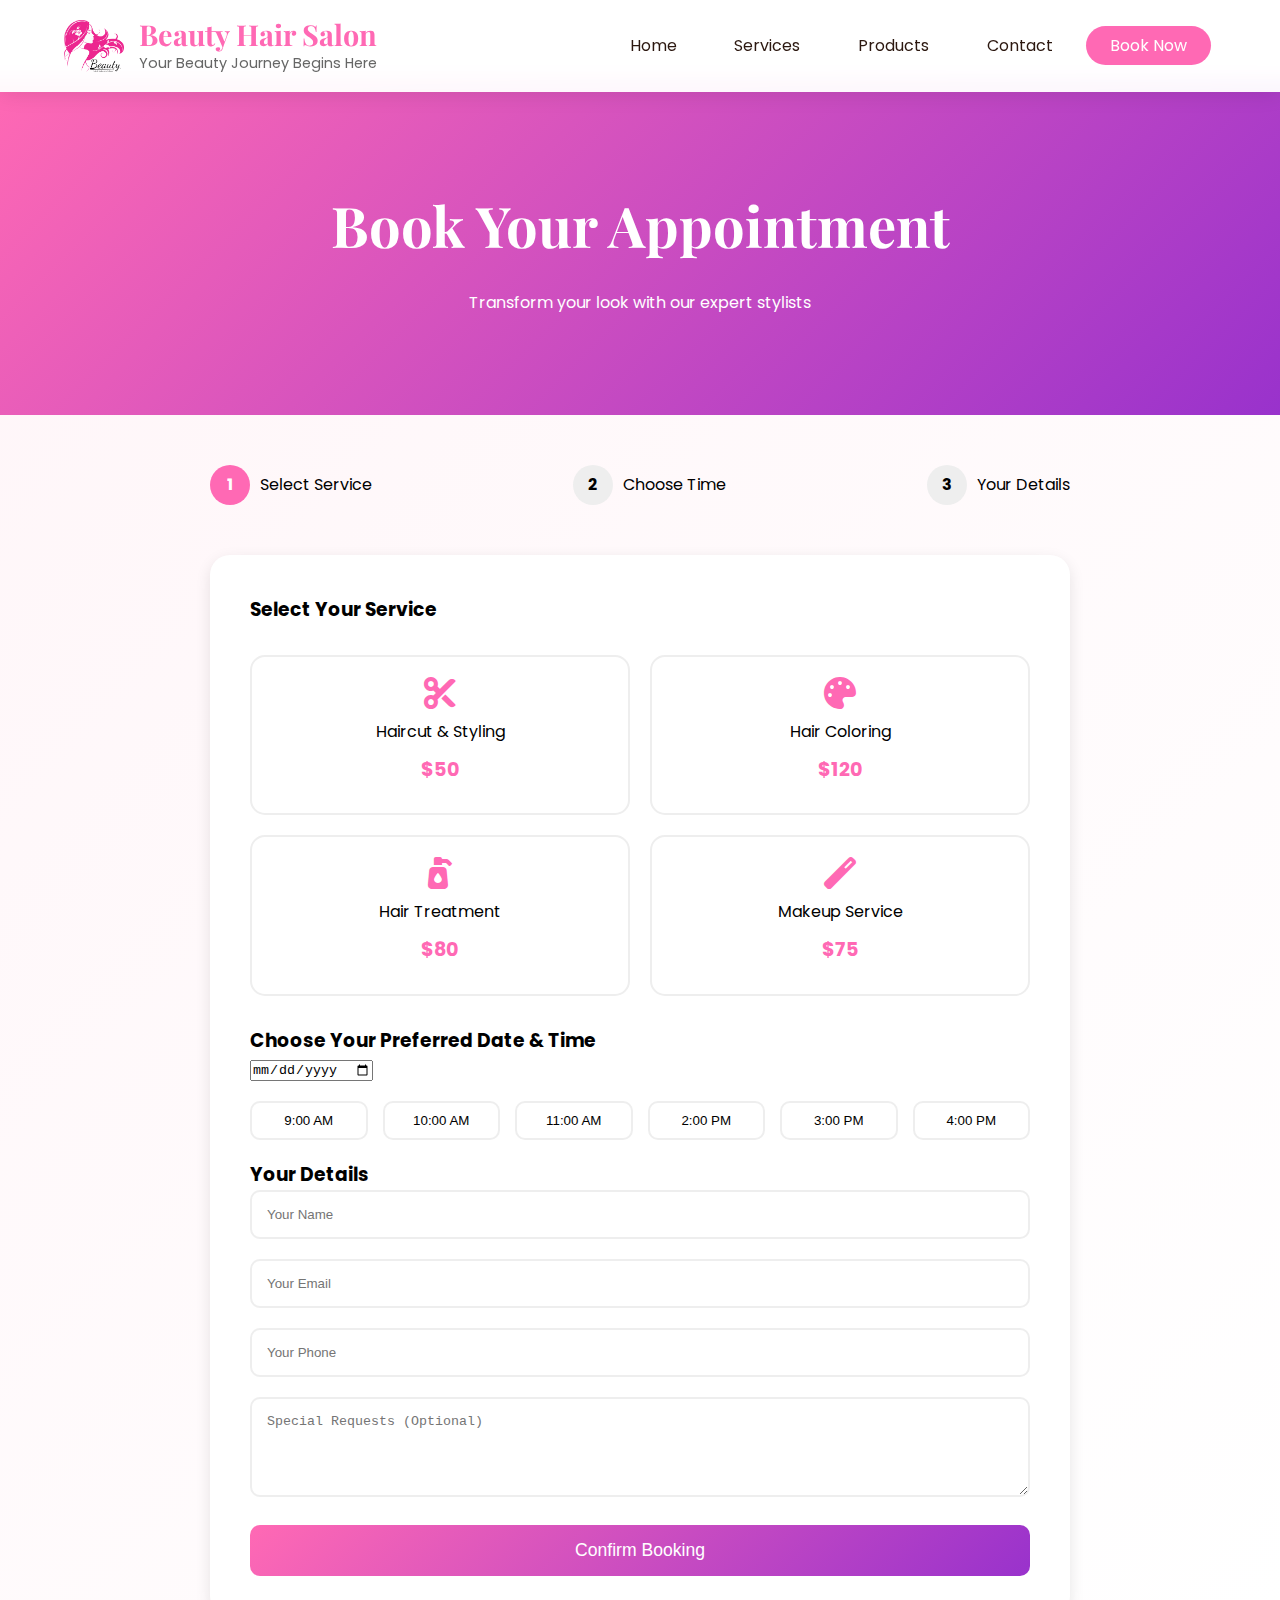
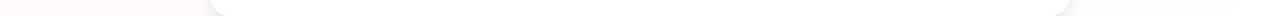
<file: book-appointment.html>
<!DOCTYPE html>
<html lang="en">
<head>
    <meta charset="UTF-8">
    <meta name="viewport" content="width=device-width, initial-scale=1.0">
    <title>Book Appointment - Beauty Hair Salon</title>
    <link rel="stylesheet" href="styles.css">
    <link rel="stylesheet" href="booking.css">
    <link href="https://fonts.googleapis.com/css2?family=Playfair+Display:wght@400;700&family=Poppins:wght@300;400;500;600&display=swap" rel="stylesheet">
    <link rel="stylesheet" href="https://cdnjs.cloudflare.com/ajax/libs/font-awesome/6.0.0/css/all.min.css">
</head>
<body>
    <header>
        <!-- Update the navigation links in header -->
        <!-- Update the navigation links in header -->
        <nav>
            <div class="logo">
                <img src="images/logo.png" alt="Beauty Hair Salon Logo">
                <div class="logo-text">
                    <span class="brand-name">Beauty Hair Salon</span>
                    <span class="tagline">Your Beauty Journey Begins Here</span>
                </div>
            </div>
            <ul>
                <li><a href="index.html" class="active">Home</a></li>
                <li><a href="services.html">Services</a></li>
                <li><a href="products.html">Products</a></li>
                <li><a href="contact.html">Contact</a></li>
                <li><a href="book-appointment.html" class="book-now">Book Now</a></li>
            </ul>
        </nav>
    </header>

    <main class="booking-page">
        <div class="booking-hero">
            <h1>Book Your Appointment</h1>
            <p>Transform your look with our expert stylists</p>
        </div>

        <div class="booking-container">
            <div class="booking-steps">
                <div class="step active">
                    <span class="step-number">1</span>
                    <span class="step-text">Select Service</span>
                </div>
                <div class="step">
                    <span class="step-number">2</span>
                    <span class="step-text">Choose Time</span>
                </div>
                <div class="step">
                    <span class="step-number">3</span>
                    <span class="step-text">Your Details</span>
                </div>
            </div>

            <form class="booking-form">
                <div class="service-selection">
                    <h3>Select Your Service</h3>
                    <div class="service-options">
                        <div class="service-option">
                            <input type="radio" name="service" id="haircut" value="haircut">
                            <label for="haircut">
                                <i class="fas fa-cut"></i>
                                <span>Haircut & Styling</span>
                                <span class="price">$50</span>
                            </label>
                        </div>
                        <div class="service-option">
                            <input type="radio" name="service" id="coloring" value="coloring">
                            <label for="coloring">
                                <i class="fas fa-palette"></i>
                                <span>Hair Coloring</span>
                                <span class="price">$120</span>
                            </label>
                        </div>
                        <div class="service-option">
                            <input type="radio" name="service" id="treatment" value="treatment">
                            <label for="treatment">
                                <i class="fas fa-pump-soap"></i>
                                <span>Hair Treatment</span>
                                <span class="price">$80</span>
                            </label>
                        </div>
                        <div class="service-option">
                            <input type="radio" name="service" id="makeup" value="makeup">
                            <label for="makeup">
                                <i class="fas fa-magic"></i>
                                <span>Makeup Service</span>
                                <span class="price">$75</span>
                            </label>
                        </div>
                    </div>

                    <div class="datetime-selection">
                        <h3>Choose Your Preferred Date & Time</h3>
                        <div class="date-picker">
                            <input type="date" required>
                        </div>
                        <div class="time-slots">
                            <button type="button" class="time-slot">9:00 AM</button>
                            <button type="button" class="time-slot">10:00 AM</button>
                            <button type="button" class="time-slot">11:00 AM</button>
                            <button type="button" class="time-slot">2:00 PM</button>
                            <button type="button" class="time-slot">3:00 PM</button>
                            <button type="button" class="time-slot">4:00 PM</button>
                        </div>
                    </div>

                    <div class="personal-details">
                        <h3>Your Details</h3>
                        <div class="form-group">
                            <input type="text" placeholder="Your Name" required>
                        </div>
                        <div class="form-group">
                            <input type="email" placeholder="Your Email" required>
                        </div>
                        <div class="form-group">
                            <input type="tel" placeholder="Your Phone" required>
                        </div>
                        <div class="form-group">
                            <textarea placeholder="Special Requests (Optional)"></textarea>
                        </div>
                    </div>

                    <button type="submit" class="submit-booking">Confirm Booking</button>
                </div>
            </form>
        </div>
    </main>

    <!-- Add these before closing body tag -->
    <script src="js/config.js"></script>
    <script src="js/api.js"></script>
    <script src="js/booking.js"></script>
</body>
</html>
</file>
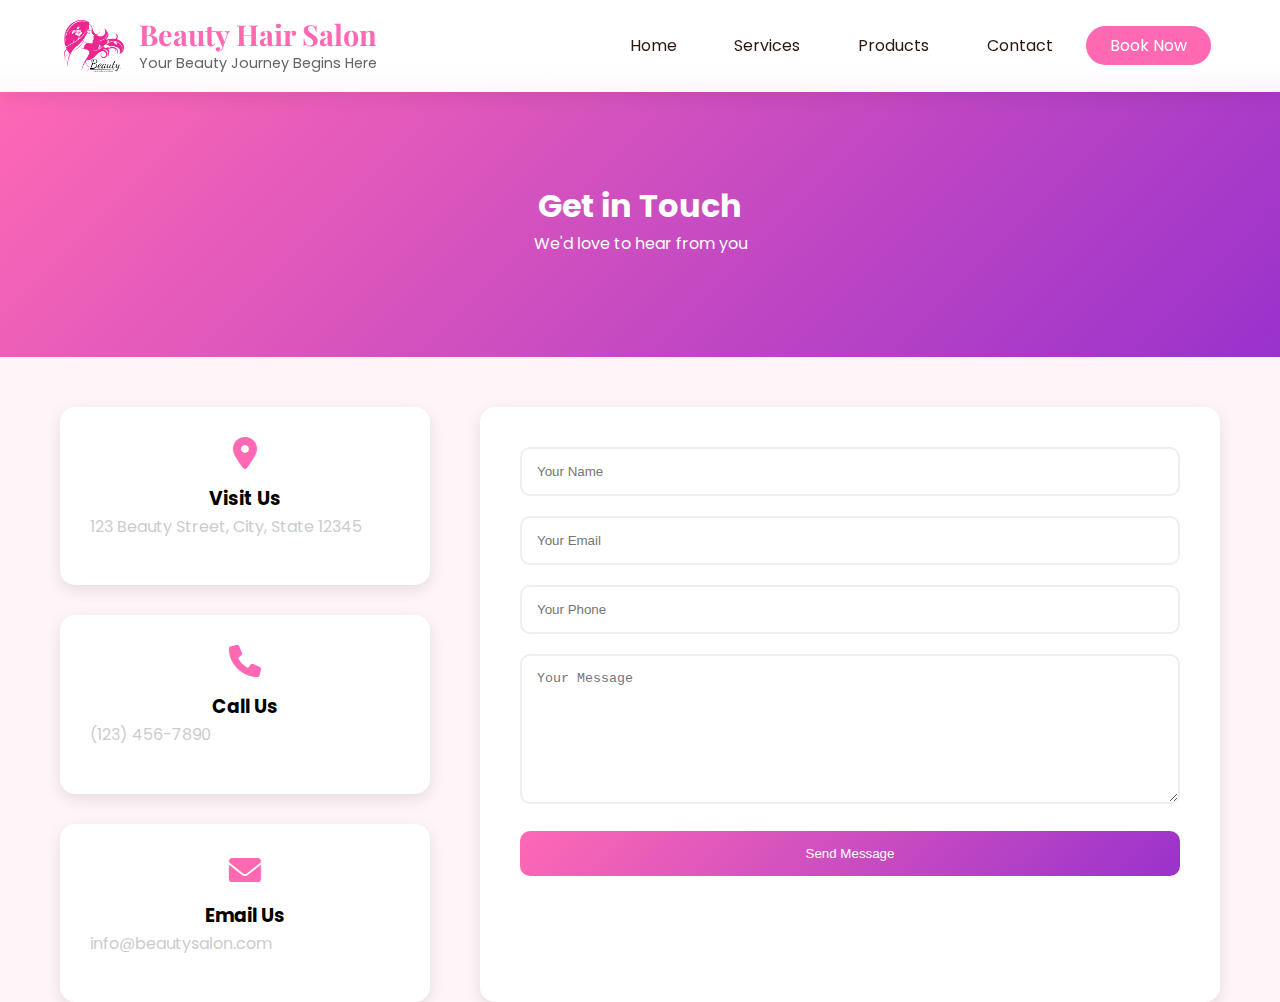
<file: contact.html>
<!DOCTYPE html>
<html lang="en">
<head>
    <meta charset="UTF-8">
    <meta name="viewport" content="width=device-width, initial-scale=1.0">
    <title>Contact Us - Beauty Hair Salon</title>
    <link rel="stylesheet" href="styles.css">
    <link rel="stylesheet" href="contact.css">
    <link href="https://fonts.googleapis.com/css2?family=Playfair+Display:wght@400;700&family=Poppins:wght@300;400;500;600&display=swap" rel="stylesheet">
    <link rel="stylesheet" href="https://cdnjs.cloudflare.com/ajax/libs/font-awesome/6.0.0/css/all.min.css">
</head>
<body>
    <header>
        <nav>
            <div class="logo">
                <img src="images/logo.png" alt="Beauty Hair Salon Logo">
                <div class="logo-text">
                    <span class="brand-name">Beauty Hair Salon</span>
                    <span class="tagline">Your Beauty Journey Begins Here</span>
                </div>
            </div>
            <ul>
                <li><a href="index.html" class="active">Home</a></li>
                <li><a href="services.html">Services</a></li>
                <li><a href="products.html">Products</a></li>
                <li><a href="contact.html">Contact</a></li>
                <li><a href="book-appointment.html" class="book-now">Book Now</a></li>
            </ul>
        </nav>
    </header>
    
    <main class="contact-page">
        <div class="contact-hero">
            <h1>Get in Touch</h1>
            <p>We'd love to hear from you</p>
        </div>

        <div class="contact-container">
            <div class="contact-info">
                <div class="info-card">
                    <i class="fas fa-map-marker-alt"></i>
                    <h3>Visit Us</h3>
                    <p>123 Beauty Street, City, State 12345</p>
                </div>
                <div class="info-card">
                    <i class="fas fa-phone"></i>
                    <h3>Call Us</h3>
                    <p>(123) 456-7890</p>
                </div>
                <div class="info-card">
                    <i class="fas fa-envelope"></i>
                    <h3>Email Us</h3>
                    <p>info@beautysalon.com</p>
                </div>
            </div>

            <form class="contact-form">
                <div class="form-group">
                    <input type="text" placeholder="Your Name" required>
                </div>
                <div class="form-group">
                    <input type="email" placeholder="Your Email" required>
                </div>
                <div class="form-group">
                    <input type="tel" placeholder="Your Phone">
                </div>
                <div class="form-group">
                    <textarea placeholder="Your Message" required></textarea>
                </div>
                <button type="submit">Send Message</button>
            </form>
        </div>
    </main>
</body>
</html>
</file>
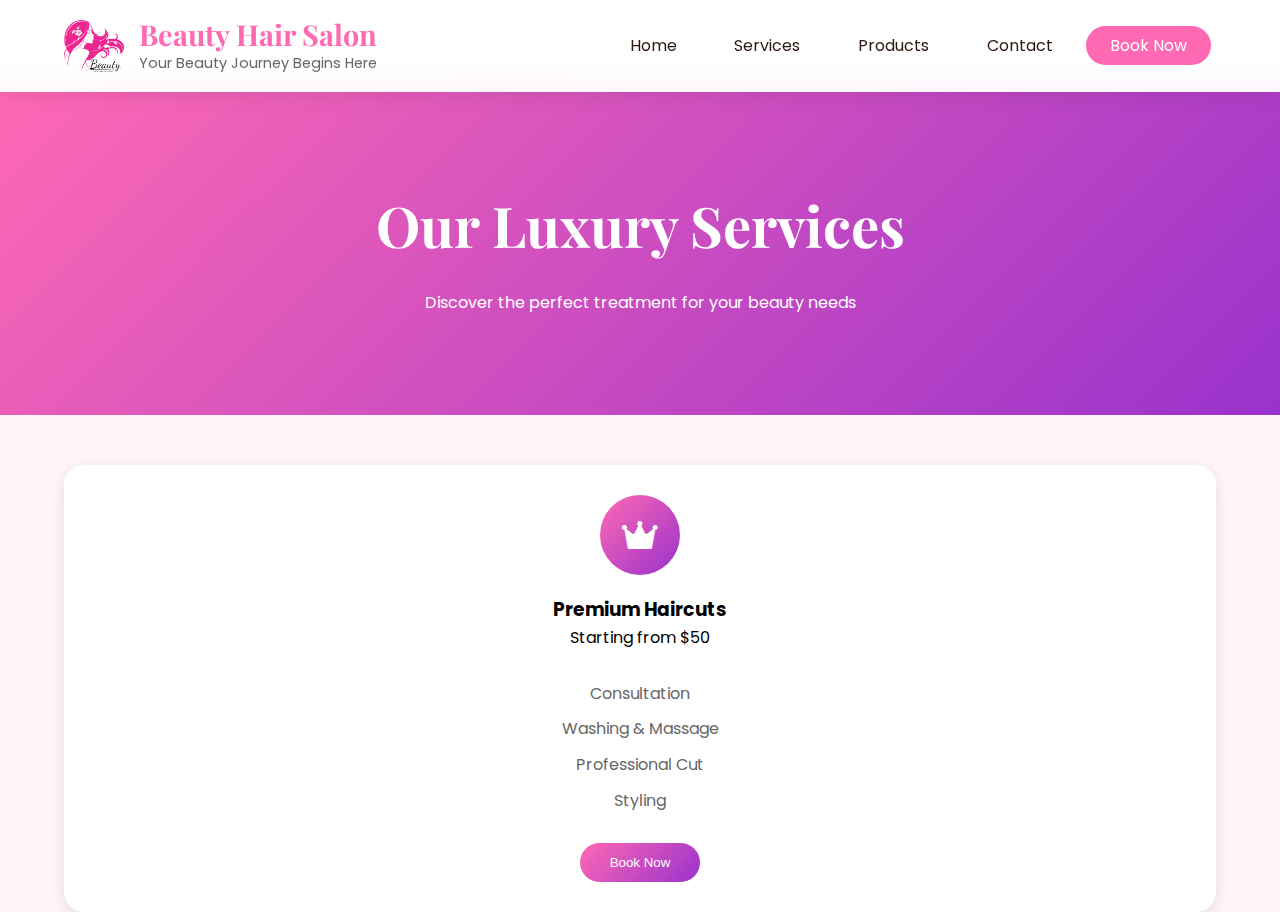
<file: services.html>
<!DOCTYPE html>
<html lang="en">
<head>
    <meta charset="UTF-8">
    <meta name="viewport" content="width=device-width, initial-scale=1.0">
    <title>Our Services - Beauty Hair Salon</title>
    <link rel="stylesheet" href="styles.css">
    <link rel="stylesheet" href="services.css">
    <link href="https://fonts.googleapis.com/css2?family=Playfair+Display:wght@400;700&family=Poppins:wght@300;400;500;600&display=swap" rel="stylesheet">
    <link rel="stylesheet" href="https://cdnjs.cloudflare.com/ajax/libs/font-awesome/6.0.0/css/all.min.css">
</head>
<body>
<header>
        <nav>
            <div class="logo">
                <img src="images/logo.png" alt="Beauty Hair Salon Logo">
                <div class="logo-text">
                    <span class="brand-name">Beauty Hair Salon</span>
                    <span class="tagline">Your Beauty Journey Begins Here</span>
                </div>
            </div>
            <ul>
                <li><a href="index.html" class="active">Home</a></li>
                <li><a href="services.html">Services</a></li>
                <li><a href="products.html">Products</a></li>
                <li><a href="contact.html">Contact</a></li>
                <li><a href="book-appointment.html" class="book-now">Book Now</a></li>
            </ul>
        </nav>
    </header>

    <main class="services-page">
        <div class="services-hero">
            <h1>Our Luxury Services</h1>
            <p>Discover the perfect treatment for your beauty needs</p>
        </div>

        <section class="service-categories">
            <div class="service-card premium">
                <div class="service-icon">
                    <i class="fas fa-crown"></i>
                </div>
                <h3>Premium Haircuts</h3>
                <p>Starting from $50</p>
                <ul class="service-features">
                    <li>Consultation</li>
                    <li>Washing & Massage</li>
                    <li>Professional Cut</li>
                    <li>Styling</li>
                </ul>
                <button class="book-service">Book Now</button>
            </div>
            <!-- Add more service cards -->
        </section>

        <section class="special-offers">
            <!-- Special offers content -->
        </section>
    </main>

    <!-- Include your footer here -->
</body>
</html>
</file>
<file: styles.css>
:root {
    --primary: #ff69b4;
    --secondary: #9932cc;
    --accent: #ff1493;
    --dark: #2c1810;
    --light: #fff5f8;
}

* {
    margin: 0;
    padding: 0;
    box-sizing: border-box;
}

body {
    font-family: 'Poppins', sans-serif;
    line-height: 1.6;
    background-color: var(--light);
}

/* Header Styles */
header {
    background: rgba(255, 255, 255, 0.95);
    box-shadow: 0 2px 20px rgba(0, 0, 0, 0.1);
    position: fixed;
    width: 100%;
    z-index: 1000;
    backdrop-filter: blur(10px);
}

nav {
    display: flex;
    justify-content: space-between;
    align-items: center;
    padding: 1rem 5%;
    max-width: 1400px;
    margin: 0 auto;
}

.logo {
    display: flex;
    align-items: center;
    gap: 15px;
}

.logo img {
    width: 60px;
    height: 60px;
    object-fit: contain;
}

.logo-text {
    display: flex;
    flex-direction: column;
}

.brand-name {
    font-family: 'Playfair Display', serif;
    font-size: 1.8rem;
    font-weight: bold;
    color: var(--primary);
    line-height: 1.2;
}

.tagline {
    font-size: 0.9rem;
    color: #666;
    font-family: 'Poppins', sans-serif;
}

@media (max-width: 768px) {
    .logo {
        flex-direction: column;
        text-align: center;
        gap: 8px;
    }

    .logo-text {
        align-items: center;
    }

    .brand-name {
        font-size: 1rem;
        font-family: 'Times New Roman', Times, serif;
    }
}

nav ul {
    display: flex;
    list-style: none;
    align-items: center;
}

nav ul li a {
    text-decoration: none;
    color: var(--dark);
    padding: 0.5rem 1.5rem;
    margin: 0 0.3rem;
    transition: all 0.3s ease;
    border-radius: 25px;
}

nav ul li a:hover {
    color: var(--primary);
    background: rgba(255, 105, 180, 0.1);
}

.book-now {
    background: var(--primary);
    color: white !important;
    border-radius: 25px;
}

.book-now:hover {
    background: var(--accent) !important;
    transform: translateY(-2px);
}

/* Banner Styles */
.banner {
    height: 100vh;
    background: linear-gradient(rgba(196, 134, 255, 0.3), rgba(34, 70, 213, 0.3)), url('images/banner.jpg');
    background-size: cover;
    background-position: center;
    background-attachment: fixed;
    display: flex;
    align-items: center;
    position: relative;
}

.banner-content {
    color: white;
    padding: 0 2rem;
    margin: 0 auto;
    max-width: 1000px;
    text-align: center;
    z-index: 2;
}

.banner h1 {
    font-family: 'Playfair Display', serif;
    font-size: 4rem;
    margin-bottom: 1rem;
    animation: fadeInUp 1s ease;
}

.banner .subtitle {
    font-size: 1.5rem;
    margin-bottom: 2rem;
    animation: fadeInUp 1s ease 0.3s forwards;
    opacity: 0;
}

.banner-buttons {
    display: flex;
    gap: 20px;
    justify-content: center;
    animation: fadeInUp 1s ease 0.6s forwards;
    opacity: 0;
}

.cta-button {
    padding: 1rem 2rem;
    font-size: 1.1rem;
    border: none;
    border-radius: 30px;
    cursor: pointer;
    transition: all 0.3s ease;
    display: flex;
    align-items: center;
    gap: 10px;
}

.cta-button.primary {
    background: var(--primary);
    color: white;
}

.cta-button.secondary {
    background: transparent;
    border: 2px solid white;
    color: white;
}

.cta-button:hover {
    transform: translateY(-3px);
    box-shadow: 0 5px 15px rgba(0,0,0,0.3);
}

/* Categories Section */
.section-header {
    text-align: center;
    margin-bottom: 3rem;
}

.section-header h2 {
    font-family: 'Playfair Display', serif;
    font-size: 2.5rem;
    color: var(--dark);
    margin-bottom: 1rem;
}

.categories {
    padding: 6rem 5%;
    background: white;
}

.category-grid {
    display: grid;
    grid-template-columns: repeat(auto-fit, minmax(280px, 1fr));
    gap: 2rem;
    max-width: 1400px;
    margin: 0 auto;
}

.category-card {
    border-radius: 15px;
    overflow: hidden;
    box-shadow: 0 5px 15px rgba(0,0,0,0.1);
    transition: all 0.3s ease;
}

.card-image {
    position: relative;
    overflow: hidden;
}

.card-image img {
    width: 100%;
    height: 300px;
    object-fit: cover;
    transition: transform 0.5s ease;
}

.category-card:hover img {
    transform: scale(1.1);
}

.overlay {
    position: absolute;
    top: 0;
    left: 0;
    right: 0;
    bottom: 0;
    background: rgba(0,0,0,0.5);
    display: flex;
    align-items: center;
    justify-content: center;
    opacity: 0;
    transition: opacity 0.3s ease;
}

.category-card:hover .overlay {
    opacity: 1;
}

.learn-more {
    background: white;
    color: var(--primary);
    padding: 0.8rem 1.5rem;
    border: none;
    border-radius: 25px;
    cursor: pointer;
    transform: translateY(20px);
    transition: all 0.3s ease;
}

.category-card:hover .learn-more {
    transform: translateY(0);
}

/* Featured Products */
.featured-products {
    padding: 6rem 5%;
    background: linear-gradient(135deg, #fff5f8 0%, #fff 100%);
}

.product-card {
    background: white;
    border-radius: 15px;
    overflow: hidden;
    box-shadow: 0 5px 15px rgba(172, 170, 170, 0.1);
    transition: all 0.3s ease;
    position: relative;
}

.badge {
    position: absolute;
    top: 20px;
    right: 20px;
    background: var(--accent);
    color: white;
    padding: 0.5rem 1rem;
    border-radius: 20px;
    font-size: 0.9rem;
}

.product-info {
    padding: 1.5rem;
}

.rating {
    color: #ffd700;
    margin: 0.5rem 0;
}

.price {
    color: var(--primary);
    font-size: 1.2rem;
    font-weight: 600;
    margin: 0.5rem 0;
}

.add-to-cart {
    width: 100%;
    padding: 1rem;
    background: var(--primary);
    color: white;
    border: none;
    border-radius: 8px;
    cursor: pointer;
    transition: all 0.3s ease;
}

.add-to-cart:hover {
    background: var(--accent);
}

/* Footer */
footer {
    background: var(--dark);
    color: white;
    padding: 4rem 0 0;
}

.footer-content {
    display: grid;
    grid-template-columns: repeat(auto-fit, minmax(250px, 1fr));
    gap: 2rem;
    max-width: 1400px;
    margin: 0 auto;
    padding: 0 5%;
}

.footer-section {
    margin-bottom: 2rem;
}

.footer-logo {
    display: flex;
    align-items: center;
    gap: 1rem;
    margin-bottom: 1rem;
}

.footer-logo img {
    width: 50px;
    height: 50px;
}

.footer-logo h3 {
    font-family: 'Playfair Display', serif;
    color: var(--primary);
}

.about p {
    margin: 1rem 0;
    line-height: 1.8;
    color: #ccc;
}

.footer-section h4 {
    color: var(--primary);
    margin-bottom: 1.5rem;
    font-size: 1.2rem;
}

.footer-section ul {
    list-style: none;
}

.footer-section ul li {
    margin-bottom: 0.8rem;
}

.footer-section ul li a {
    color: #ccc;
    text-decoration: none;
    transition: color 0.3s ease;
}

.footer-section ul li a:hover {
    color: var(--primary);
}

.contact-info p {
    margin-bottom: 1rem;
    display: flex;
    align-items: center;
    gap: 10px;
    color: #ccc;
}

.contact-info i {
    color: var(--primary);
}

.social-icons {
    display: flex;
    gap: 1rem;
    margin-top: 1.5rem;
}

.social-icons a {
    color: white;
    background: rgba(255, 160, 208, 0.1);
    width: 35px;
    height: 35px;
    border-radius: 50%;
    display: flex;
    align-items: center;
    justify-content: center;
    transition: all 0.3s ease;
}

.social-icons a:hover {
    background: var(--primary);
    transform: translateY(-3px);
}

.footer-cta {
    background: var(--primary);
    color: white;
    border: none;
    padding: 0.8rem 1.5rem;
    border-radius: 25px;
    margin-top: 1rem;
    cursor: pointer;
    transition: all 0.3s ease;
}

.footer-cta:hover {
    background: var(--accent);
    transform: translateY(-2px);
}

.footer-bottom {
    background: rgba(249, 138, 255, 0.2);
    padding: 1.5rem 0;
    margin-top: 3rem;
}

.footer-bottom-content {
    max-width: 1400px;
    margin: 0 auto;
    padding: 0 5%;
    display: flex;
    justify-content: space-between;
    align-items: center;
    flex-wrap: wrap;
    gap: 1rem;
}

.footer-links {
    display: flex;
    gap: 2rem;
}

.footer-links a {
    color: #ccc;
    text-decoration: none;
    font-size: 0.9rem;
    transition: color 0.3s ease;
}

.footer-links a:hover {
    color: var(--primary);
}

@media (max-width: 768px) {
    .footer-bottom-content {
        flex-direction: column;
        text-align: center;
    }
    
    .footer-links {
        justify-content: center;
    }
}

/* Animations */
@keyframes fadeInUp {
    from {
        opacity: 0;
        transform: translateY(20px);
    }
    to {
        opacity: 1;
        transform: translateY(0);
    }
}

/* Responsive Design */
@media (max-width: 768px) {
    nav {
        flex-direction: column;
        padding: 1rem;
    }
    
    nav ul {
        margin-top: 1rem;
        flex-wrap: wrap;
        justify-content: center;
    }
    
    .banner h1 {
        font-size: 2.5rem;
    }
    
    .banner-buttons {
        flex-direction: column;
    }
}

.original-price {
    text-decoration: line-through;
    color: #999;
    margin-right: 10px;
    font-size: 0.9em;
}

.product-grid {
    display: grid;
    grid-template-columns: repeat(auto-fit, minmax(250px, 1fr));
    gap: 2rem;
    max-width: 1400px;
    margin: 0 auto;
}

.product-card img {
    width: 100%;
    height: 300px;
    object-fit: cover;
    transition: transform 0.3s ease;
}

.product-card:hover img {
    transform: scale(1.05);
}
</file>
<file: booking.css>
.booking-page {
    padding-top: 80px;
    background: linear-gradient(135deg, #fff5f8 0%, #fff 100%);
    min-height: 100vh;
}

.booking-hero {
    background: linear-gradient(135deg, #ff69b4, #9932cc);
    color: white;
    text-align: center;
    padding: 100px 20px;
    margin-bottom: 50px;
}

.booking-hero h1 {
    font-size: 3.5rem;
    margin-bottom: 20px;
    font-family: 'Playfair Display', serif;
}

.booking-container {
    max-width: 900px;
    margin: 0 auto;
    padding: 0 20px;
}

.booking-steps {
    display: flex;
    justify-content: space-between;
    margin-bottom: 50px;
}

.step {
    display: flex;
    align-items: center;
    gap: 10px;
}

.step-number {
    width: 40px;
    height: 40px;
    background: #eee;
    border-radius: 50%;
    display: flex;
    align-items: center;
    justify-content: center;
    font-weight: bold;
}

.step.active .step-number {
    background: #ff69b4;
    color: white;
}

.booking-form {
    background: white;
    padding: 40px;
    border-radius: 20px;
    box-shadow: 0 5px 15px rgba(0,0,0,0.1);
}

.service-options {
    display: grid;
    grid-template-columns: repeat(auto-fit, minmax(250px, 1fr));
    gap: 20px;
    margin: 30px 0;
}

.service-option input[type="radio"] {
    display: none;
}

.service-option label {
    display: flex;
    flex-direction: column;
    align-items: center;
    padding: 20px;
    border: 2px solid #eee;
    border-radius: 15px;
    cursor: pointer;
    transition: all 0.3s ease;
}

.service-option input[type="radio"]:checked + label {
    border-color: #ff69b4;
    background: #fff5f8;
}

.service-option i {
    font-size: 2rem;
    color: #ff69b4;
    margin-bottom: 10px;
}

.price {
    font-weight: bold;
    color: #ff69b4;
    margin-top: 10px;
}

.time-slots {
    display: grid;
    grid-template-columns: repeat(auto-fit, minmax(100px, 1fr));
    gap: 15px;
    margin: 20px 0;
}

.time-slot {
    padding: 10px;
    border: 2px solid #eee;
    border-radius: 10px;
    background: none;
    cursor: pointer;
    transition: all 0.3s ease;
}

.time-slot:hover,
.time-slot.selected {
    background: #ff69b4;
    color: white;
    border-color: #ff69b4;
}

.form-group {
    margin-bottom: 20px;
}

.form-group input,
.form-group textarea {
    width: 100%;
    padding: 15px;
    border: 2px solid #eee;
    border-radius: 10px;
    transition: border-color 0.3s ease;
}

.form-group input:focus,
.form-group textarea:focus {
    border-color: #ff69b4;
    outline: none;
}

.form-group textarea {
    height: 100px;
    resize: vertical;
}

.submit-booking {
    width: 100%;
    padding: 15px;
    background: linear-gradient(135deg, #ff69b4, #9932cc);
    color: white;
    border: none;
    border-radius: 10px;
    font-size: 1.1rem;
    cursor: pointer;
    transition: transform 0.3s ease;
}

.submit-booking:hover {
    transform: translateY(-2px);
}

@media (max-width: 768px) {
    .booking-hero h1 {
        font-size: 2.5rem;
    }
    
    .booking-form {
        padding: 20px;
    }
    
    .service-options {
        grid-template-columns: 1fr;
    }
}
</file>
<file: contact.css>
.contact-page {
    padding-top: 80px;
}

.contact-hero {
    background: linear-gradient(135deg, #ff69b4, #9932cc);
    color: white;
    text-align: center;
    padding: 100px 20px;
    margin-bottom: 50px;
}

.contact-container {
    max-width: 1200px;
    margin: 0 auto;
    padding: 0 20px;
    display: grid;
    grid-template-columns: 1fr 2fr;
    gap: 50px;
}

.contact-info {
    display: grid;
    gap: 30px;
}

.info-card {
    background: white;
    padding: 30px;
    border-radius: 15px;
    text-align: center;
    box-shadow: 0 5px 15px rgba(0,0,0,0.1);
    transition: transform 0.3s ease;
}

.info-card:hover {
    transform: translateY(-5px);
}

.info-card i {
    font-size: 2rem;
    color: #ff69b4;
    margin-bottom: 15px;
}

.contact-form {
    background: white;
    padding: 40px;
    border-radius: 15px;
    box-shadow: 0 5px 15px rgba(0,0,0,0.1);
}

.form-group {
    margin-bottom: 20px;
}

.form-group input,
.form-group textarea {
    width: 100%;
    padding: 15px;
    border: 2px solid #eee;
    border-radius: 10px;
    transition: border-color 0.3s ease;
}

.form-group input:focus,
.form-group textarea:focus {
    border-color: #ff69b4;
    outline: none;
}

.form-group textarea {
    height: 150px;
    resize: vertical;
}

.contact-form button {
    width: 100%;
    padding: 15px;
    background: linear-gradient(135deg, #ff69b4, #9932cc);
    color: white;
    border: none;
    border-radius: 10px;
    cursor: pointer;
    transition: transform 0.3s ease;
}

.contact-form button:hover {
    transform: translateY(-2px);
}
</file>
<file: services.css>
.services-page {
    padding-top: 80px;
}

.services-hero {
    background: linear-gradient(135deg, #ff69b4, #9932cc);
    color: white;
    text-align: center;
    padding: 100px 20px;
    margin-bottom: 50px;
}

.services-hero h1 {
    font-size: 3.5rem;
    margin-bottom: 20px;
    font-family: 'Playfair Display', serif;
}

.service-categories {
    display: grid;
    grid-template-columns: repeat(auto-fit, minmax(300px, 1fr));
    gap: 30px;
    padding: 0 5%;
    max-width: 1400px;
    margin: 0 auto;
}

.service-card {
    background: white;
    border-radius: 20px;
    padding: 30px;
    text-align: center;
    transition: transform 0.3s ease;
    box-shadow: 0 5px 15px rgba(0,0,0,0.1);
}

.service-card:hover {
    transform: translateY(-10px);
}

.service-icon {
    width: 80px;
    height: 80px;
    background: linear-gradient(135deg, #ff69b4, #9932cc);
    border-radius: 50%;
    display: flex;
    align-items: center;
    justify-content: center;
    margin: 0 auto 20px;
}

.service-icon i {
    font-size: 2rem;
    color: white;
}

.service-features {
    list-style: none;
    padding: 20px 0;
}

.service-features li {
    margin: 10px 0;
    color: #666;
}

.book-service {
    background: linear-gradient(135deg, #ff69b4, #9932cc);
    color: white;
    border: none;
    padding: 12px 30px;
    border-radius: 25px;
    cursor: pointer;
    transition: all 0.3s ease;
}

.book-service:hover {
    transform: scale(1.05);
    box-shadow: 0 5px 15px rgba(255,105,180,0.3);
}
</file>
